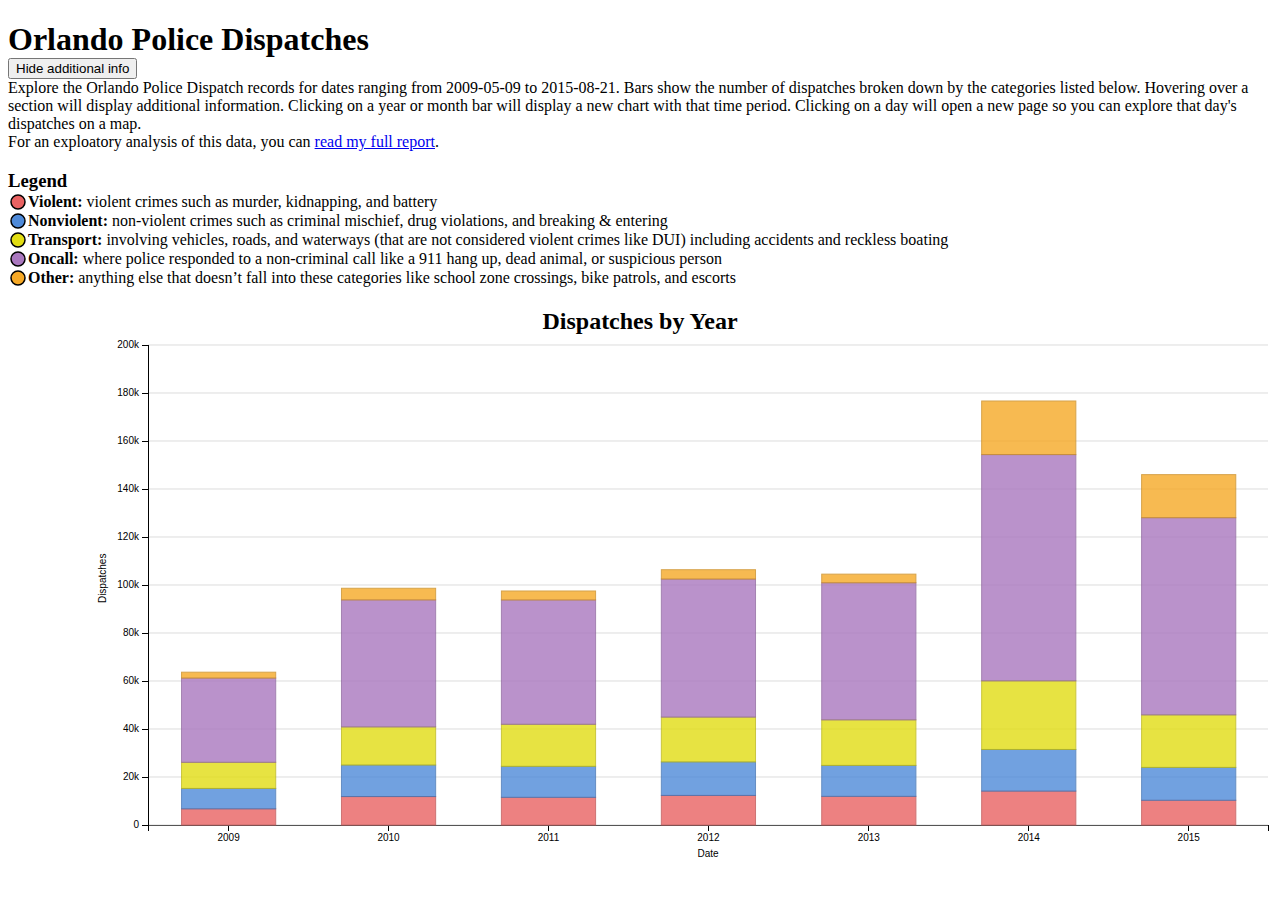
<file: graphmap/index.html>
<!DOCTYPE html>
<html lang="en">

<!-- Can be found at http://mdupont.com/Programming/OPD-Data-Vis/ -->

<head>
	<!--META-->
	<title>MduP OPD Data Vis</title>
	<meta http-equiv="Content-Type" content="text/html; charset=UTF-8" />
	<meta name="viewport" content="width=device-width, initial-scale=1, user-scalable=no" />
	
	<!--LINK-->
	<link rel="stylesheet" type="text/css" href="graphs.css" />
	
	<!--SCRIPT-->
	<script type='text/javascript' src='../d3/d3.v3.min.js'></script>
	<script type='text/javascript' src='../d3/dimple.v2.1.6.min.js'></script>
</head>

<body>
	<h1>Orlando Police Dispatches</h1>
	<div id='graph-header'>
		<div><button id='detail-toggle' onclick='toggleDetails()'>Hide additional info</button></div>
		<div id='additional-details'>
			<div>Explore the Orlando Police Dispatch records for dates ranging from 2009-05-09 to 2015-08-21. Bars show the number of dispatches broken down by the categories listed below. Hovering over a section will display additional information. Clicking on a year or month bar will display a new chart with that time period. Clicking on a day will open a new page so you can explore that day's dispatches on a map.</div>
			<div>For an exploatory analysis of this data, you can <a href='http://mdupont.com/Programming/OPD-EDA' target='_blank'>read my full report</a>.</div>
			<div id='legend'>
				<div><h3>Legend</h3></div>
				<div id='legend-violent'>
					<svg><circle r='7' cx='10' cy='10'></circle></svg>
					<b>Violent:</b>
					<span>violent crimes such as murder, kidnapping, and battery</span>
				</div>
				<div id='legend-nonviolent'>
					<svg><circle r='7' cx='10' cy='10'></circle></svg>
					<b>Nonviolent:</b>
					<span>non-violent crimes such as criminal mischief, drug violations, and breaking & entering</span>
				</div>
				<div id='legend-transport'>
					<svg><circle r='7' cx='10' cy='10'></circle></svg>
					<b>Transport:</b>
					<span>involving vehicles, roads, and waterways (that are not considered violent crimes like DUI) including accidents and reckless boating</span>
				</div>
				<div id='legend-oncall'>
					<svg><circle r='7' cx='10' cy='10'></circle></svg>
					<b>Oncall:</b>
					<span>where police responded to a non-criminal call like a 911 hang up, dead animal, or suspicious person</span>
				</div>
				<div id='legend-other'>
					<svg><circle r='7' cx='10' cy='10'></circle></svg>
					<b>Other:</b>
					<span>anything else that doesn’t fall into these categories like school zone crossings, bike patrols, and escorts</span>
				</div>
			</div>
		</div>
	</div>
	<div id='graph-back'><button id='go-back' style='visibility: hidden;'><b>Back</b></button></div>
	<div id='graph-title'><h2></h2></div>
	<div id='graph'></div>
	<script type='text/javascript' src='graphs.js'></script>
</body>
</html>
</file>
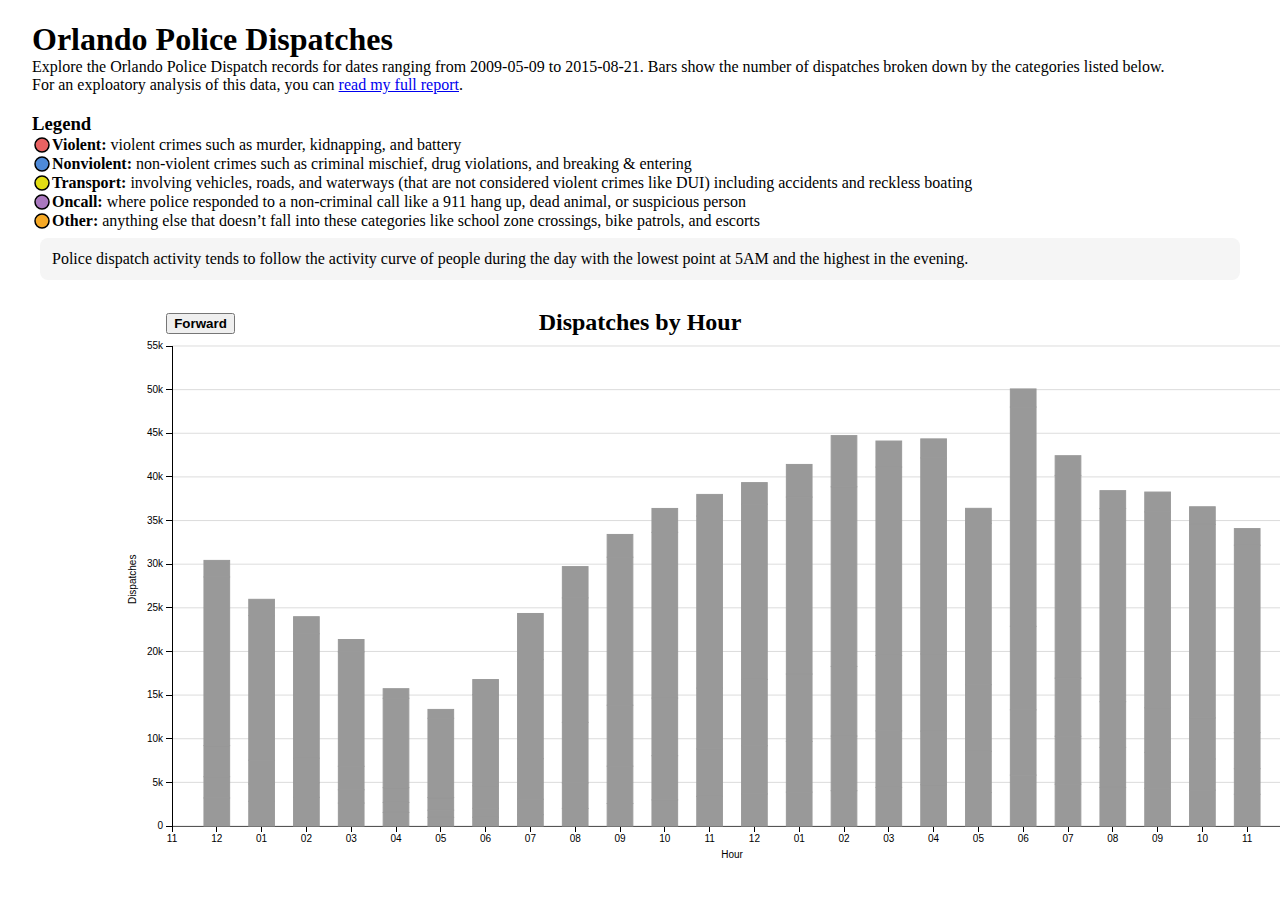
<file: hourgraph/index.html>
<!DOCTYPE html>
<html lang='en'>

<!-- Can be found at http://mdupont.com/Programming/OPD-Data-Vis/catgraph/ -->

<head>
	<!--META-->
	<title>MduP OPD Data Vis</title>
	<meta http-equiv='Content-Type' content='text/html; charset=UTF-8' />
	<meta name='viewport' content='width=device-width, initial-scale=1, user-scalable=no' />
	
	<!--LINK-->
	<link rel='stylesheet' type='text/css' href='graphs.css' />
	
	<!--SCRIPT-->
	<script type='text/javascript' src='../d3/d3.v3.min.js'></script>
	<script type='text/javascript' src='../d3/dimple.v2.1.6.min.js'></script>
</head>

<body>
	<h1>Orlando Police Dispatches</h1>
	<div id='graph-header'>
		<div id='additional-details'>
			<div>Explore the Orlando Police Dispatch records for dates ranging from 2009-05-09 to 2015-08-21. Bars show the number of dispatches broken down by the categories listed below.</div>
			<div>For an exploatory analysis of this data, you can <a href='http://mdupont.com/Programming/OPD-EDA' target='_blank'>read my full report</a>.</div>
			<!--<div><h3>Summary</h3></div>
			<div>Police dispatch activity tends to follow the activity curve of people during the day with the lowest point at 5AM and the highest in the evening. However, the hours of 5PM and 6PM buck this trend; we see a sudden drop at 5PM followed by an equally sudden increase at 6PM. We see this across every category except for "other" whose activity more closely aligns with the public school day. I believe that most likely explanation for this is "cops get stuck in traffic too". Here's my explanation from the EDA:</div>
			<div class='block-quote'>The time associated with a police report is not when the incident actually happened; it’s when the report is filed, ie when the officer arrives at that location. The heaviest rush hour traffic starts around 5 PM when most people leave work. I believe that many of the 6 PM dispatches happened in the 5 PM block, but the traffic kept enough officers from getting to the site promptly. If you average both bars in the graph, they fit the arc we would expect to see.</div>-->
			<div id='instructions' style='display: none;'>Hovering over a section will display additional information. Clicking on a year or month bar will display a new chart with that time period. Clicking on a day will open a new page so you can explore that day's dispatches on a map.</div>
			<div id='legend'>
				<div><h3>Legend</h3></div>
				<div id='legend-violent'>
					<svg><circle r='7' cx='10' cy='10'></circle></svg>
					<b>Violent:</b>
					<span>violent crimes such as murder, kidnapping, and battery</span>
				</div>
				<div id='legend-nonviolent'>
					<svg><circle r='7' cx='10' cy='10'></circle></svg>
					<b>Nonviolent:</b>
					<span>non-violent crimes such as criminal mischief, drug violations, and breaking & entering</span>
				</div>
				<div id='legend-transport'>
					<svg><circle r='7' cx='10' cy='10'></circle></svg>
					<b>Transport:</b>
					<span>involving vehicles, roads, and waterways (that are not considered violent crimes like DUI) including accidents and reckless boating</span>
				</div>
				<div id='legend-oncall'>
					<svg><circle r='7' cx='10' cy='10'></circle></svg>
					<b>Oncall:</b>
					<span>where police responded to a non-criminal call like a 911 hang up, dead animal, or suspicious person</span>
				</div>
				<div id='legend-other'>
					<svg><circle r='7' cx='10' cy='10'></circle></svg>
					<b>Other:</b>
					<span>anything else that doesn’t fall into these categories like school zone crossings, bike patrols, and escorts</span>
				</div>
			</div>
		</div>
	</div>
	<div id='description' class='block-quote'></div>
	<div class='graph-buttons'><button id='go-back' onclick='move("b")'><b>Back</b></button><button id='go-forward' onclick='move("f")'><b>Forward</b></button></div>
	<div id='graph-title'><h2></h2></div>
	<div id='graph'></div>
	<script type='text/javascript' src='graphs.js'></script>
</body>
</html>
</file>
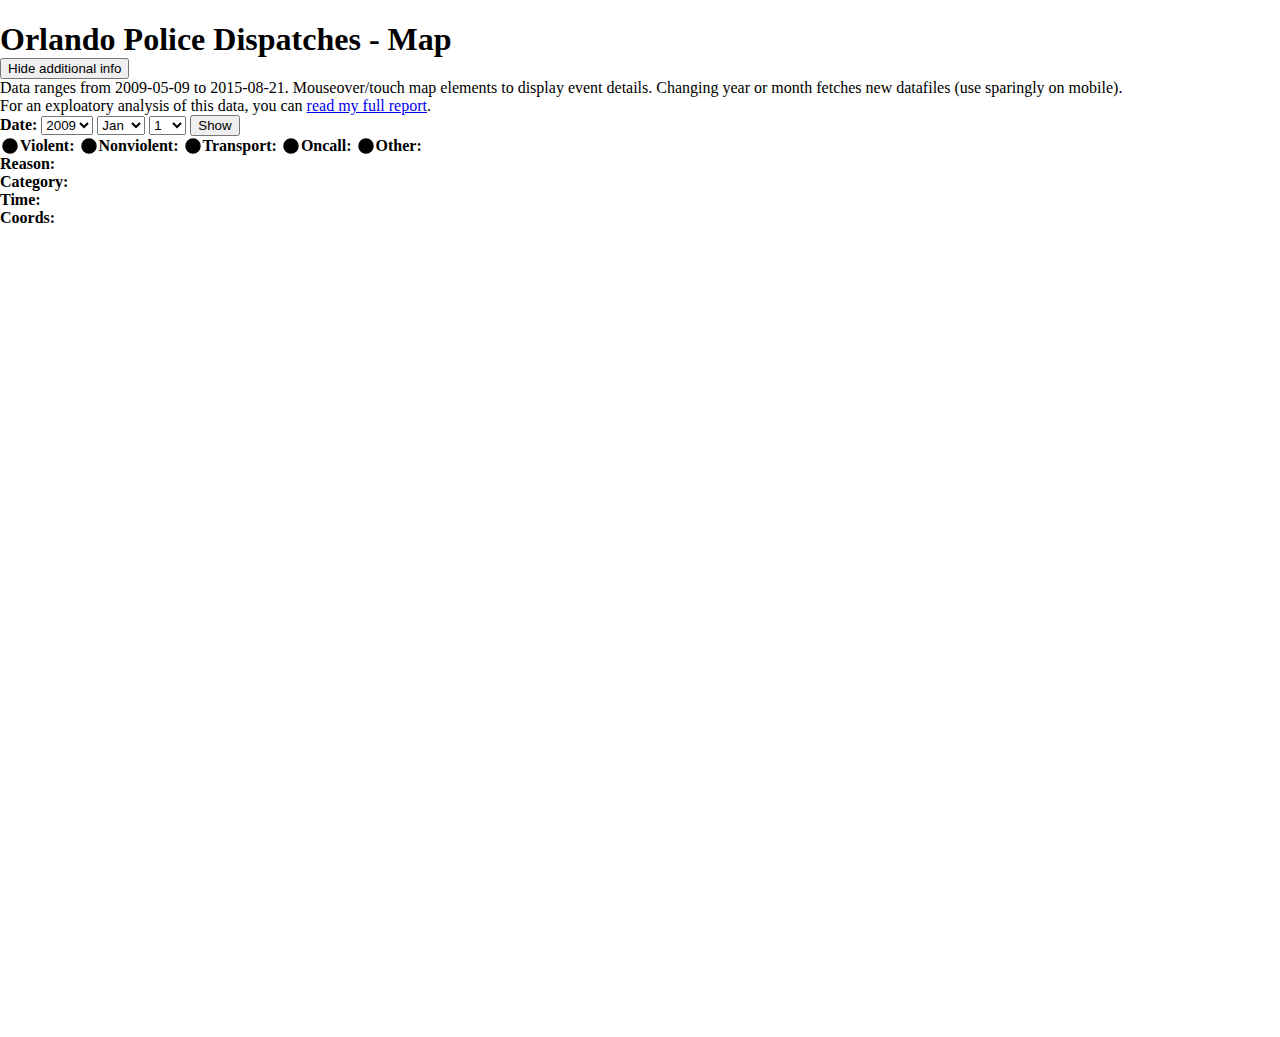
<file: graphmap/mapping.html>
<!DOCTYPE html>
<html lang="en">

<head>
	<!--META-->
	<title>MduP OPD Data Vis Map</title>
	<meta http-equiv="Content-Type" content="text/html; charset=UTF-8" />
	<meta name="viewport" content="width=device-width, initial-scale=1, user-scalable=no" />
	
	<!--LINK-->
	<link rel="stylesheet" type="text/css" href="mapping.css" />
	
	<!--SCRIPT-->
	<script type='text/javascript' src='https://maps.google.com/maps/api/js?sensor=true'></script>
	<script type='text/javascript' src='../d3/d3.v3.min.js'></script>
</head>

<body>
	<h1>Orlando Police Dispatches - Map</h1>
	<div id='map-header'>
		<div style='display: inline;'>
			<button id='back-button' onclick='window.history.back()' style='display: none;'>Back</button>
			<button id='detail-toggle' onclick='toggleDetails()'>Hide additional info</button>
		</div>
		<div id='additional-details'>
			<div>Data ranges from 2009-05-09 to 2015-08-21. Mouseover/touch map elements to display event details. Changing year or month fetches new datafiles (use sparingly on mobile).<br>For an exploatory analysis of this data, you can <a href='http://mdupont.com/Programming/OPD-EDA' target='_blank'>read my full report</a>.</div>
			<div id='select-opts' style='display: inline;'>
				<b>Date: </b>
				<div>
					<select id='opt-year-field'>
						<option value='2009'>2009</option>
						<option value='2010'>2010</option>
						<option value='2010'>2011</option>
						<option value='2010'>2012</option>
						<option value='2010'>2013</option>
						<option value='2010'>2014</option>
						<option value='2010'>2015</option>
					</select>
				</div>
				<div>
					<select id='opt-month-field'>
						<option value='1'>Jan</option>
						<option value='2'>Feb</option>
						<option value='3'>Mar</option>
						<option value='4'>Apr</option>
						<option value='5'>May</option>
						<option value='6'>Jun</option>
						<option value='7'>Jul</option>
						<option value='8'>Aug</option>
						<option value='9'>Sep</option>
						<option value='10'>Oct</option>
						<option value='11'>Nov</option>
						<option value='12'>Dec</option>
					</select>
				</div>
				<div>
					<select id='opt-day-field'>
						<option value='1'>1</option>
						<option value='2'>2</option>
						<option value='3'>3</option>
						<option value='4'>4</option>
						<option value='5'>5</option>
						<option value='6'>6</option>
						<option value='7'>7</option>
						<option value='8'>8</option>
						<option value='9'>9</option>
						<option value='10'>10</option>
						<option value='11'>11</option>
						<option value='12'>12</option>
						<option value='13'>13</option>
						<option value='14'>14</option>
						<option value='15'>15</option>
						<option value='16'>16</option>
						<option value='17'>17</option>
						<option value='18'>18</option>
						<option value='19'>19</option>
						<option value='20'>20</option>
						<option value='21'>21</option>
						<option value='22'>22</option>
						<option value='23'>23</option>
						<option value='24'>24</option>
						<option value='25'>25</option>
						<option value='26'>26</option>
						<option value='27'>27</option>
						<option value='28'>28</option>
						<option value='29'>29</option>
						<option value='30'>30</option>
						<option value='31'>31</option>
					</select>
				</div>
				<div>
					<button id='show-day'>Show</button>
				</div>
			</div>
			<div id='legend'>
				<div id='legend-violent'>
					<svg><circle r='7' cx='10' cy='10'></circle></svg>
					<b>Violent: </b><span></span>
				</div>
				<div id='legend-nonviolent'>
					<svg><circle r='7' cx='10' cy='10'></circle></svg>
					<b>Nonviolent: </b><span></span>
				</div>
				<div id='legend-transport'>
					<svg><circle r='7' cx='10' cy='10'></circle></svg>
					<b>Transport: </b><span></span>
				</div>
				<div id='legend-oncall'>
					<svg><circle r='7' cx='10' cy='10'></circle></svg>
					<b>Oncall: </b><span></span>
				</div>
				<div id='legend-other'>
					<svg><circle r='7' cx='10' cy='10'></circle></svg>
					<b>Other: </b><span></span>
				</div>
			</div>
		</div>
		<div id='dispatch-details'>
			<div><b>Reason: </b><span id='det-reason'></span></div>
			<div><b>Category: </b><span id='det-category'></span></div>
			<div><b>Time: </b><span id='det-time'></span></div>
			<div><b>Coords: </b><span id='det-coords'></div>
		</div>
	</div>
	
	<div id='map'></div>
	
	<script type='text/javascript' src='mapping.js'></script>
</body>
</html>
</file>
<file: graphmap/graphs.css>
h1 {
	margin-bottom: 0px;
}

#graph-title h2 {
	text-align: center;
	margin-bottom: -50px;
}

#graph-back {
	position: relative;
	top: 25px;
	left: 7.1%;
	margin-bottom: -20px;
}

#legend h3 {
	margin-bottom: 0px;
}

#legend svg {
	width: 20px;
	height: 20px;
	margin-right: -4px;
	margin-bottom: -5px;
}

#legend circle {
	stroke: black;
	stroke-width: 1.5px;
}
</file>
<file: hourgraph/graphs.css>
body {
	width: 95%;
	margin: auto;
}

div {
	text-align: justify;
}

h1 {
	margin-bottom: 0px;
}

h3 {
	margin-bottom: 0px;
}

#graph-title h2 {
	text-align: center;
	margin-bottom: -50px;
}

.graph-buttons {
	position: relative;
	top: 25px;
	left: 7.1%;
	margin-bottom: -20px;
}

.graph-buttons > * {
	visibility: hidden;
}

.block-quote {
	background-color: #f5f5f5;
	padding: 12px;
	margin: 8px;
	border-radius: 8px;
}

#legend svg {
	width: 20px;
	height: 20px;
	margin-right: -4px;
	margin-bottom: -5px;
}

#legend circle {
	stroke: black;
	stroke-width: 1.5px;
}
</file>
<file: graphmap/mapping.css>
html, body, #map {
	width: 100%;
	height: 100%;
	margin: 0;
	padding: 0;
}

h1 {
	margin-bottom: 0px;
}

#map {
	height: 90%;
}

#map-header h2 {
	margin: 0px; 
}

#select-opts div, #legend div {
	display: inline;
}

.stations, .stations svg {
	position: absolute;
}

.stations svg, #legend svg {
	width: 20px;
	height: 20px;
}

.stations circle, #legend circle {
	stroke: black;
	stroke-width: 1.5px;
}

#legend svg {
	margin-right: -4px;
	margin-bottom: -5px;
}
</file>
